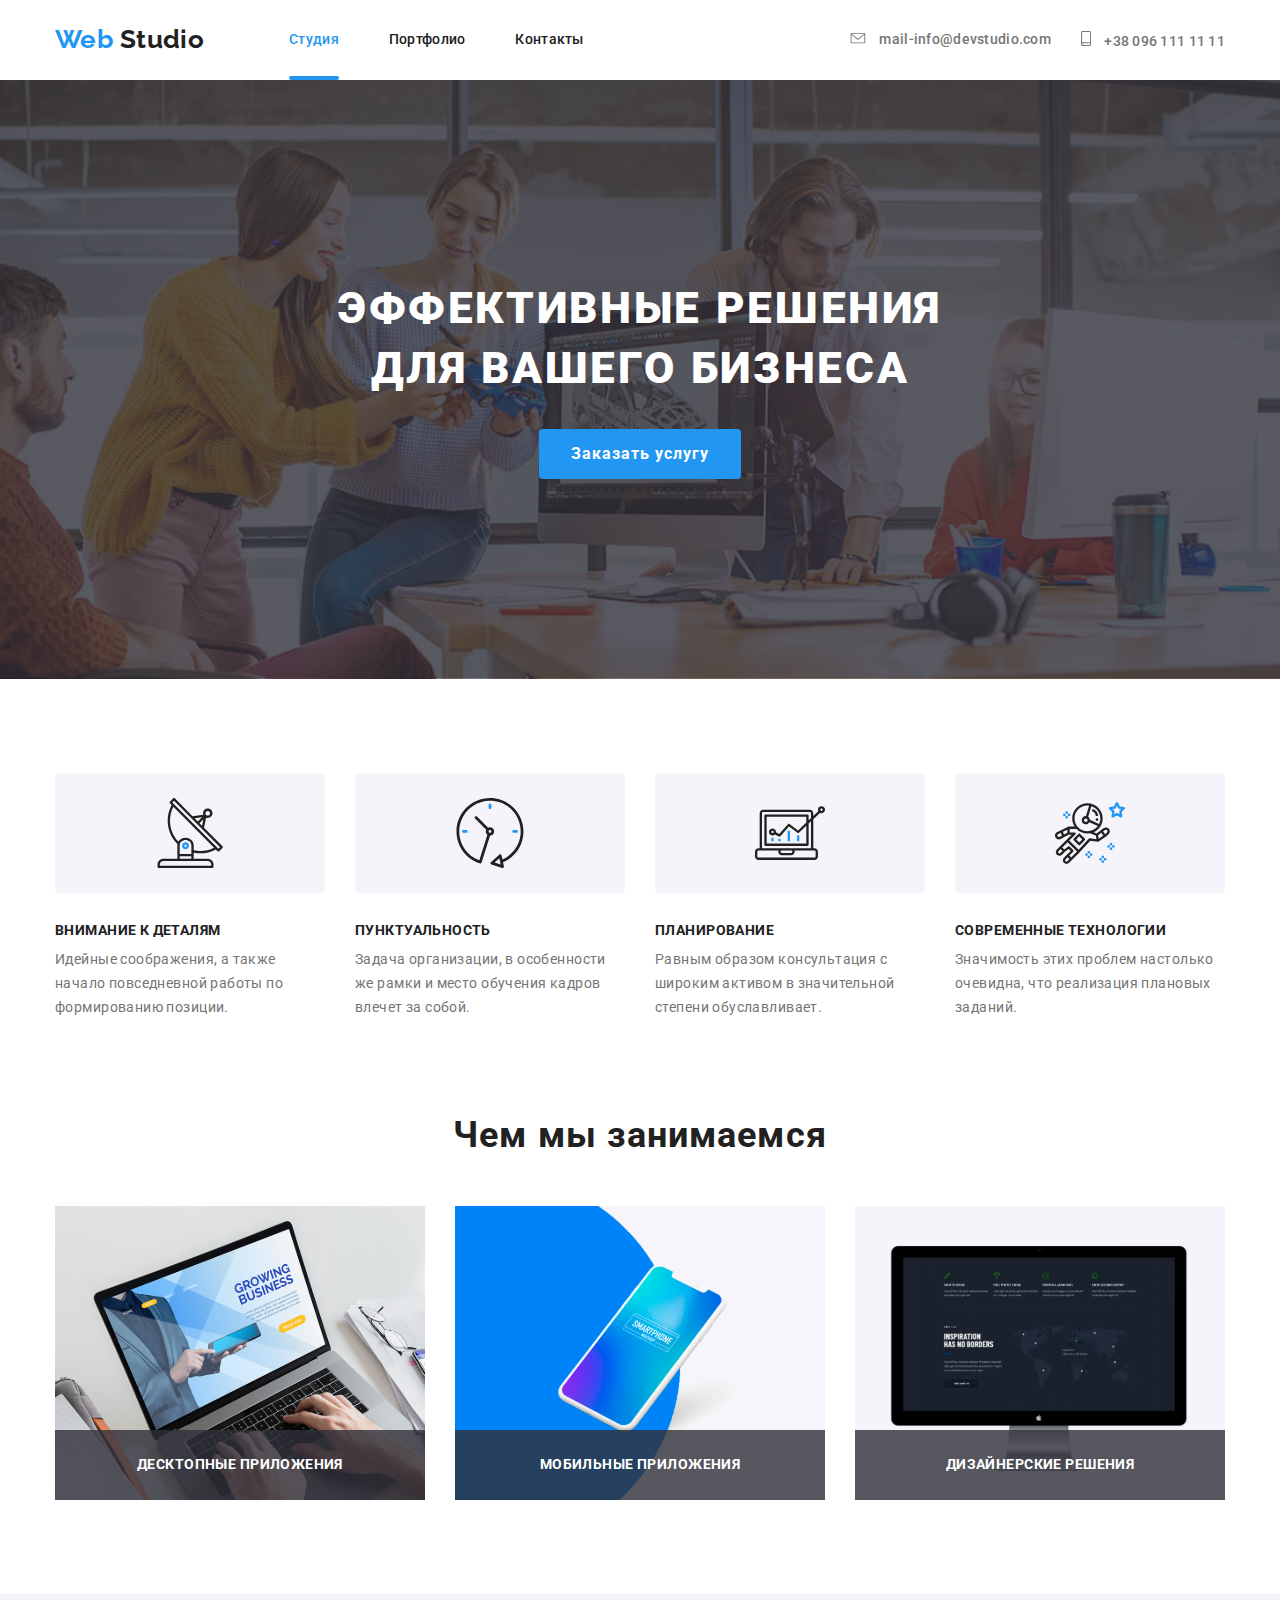
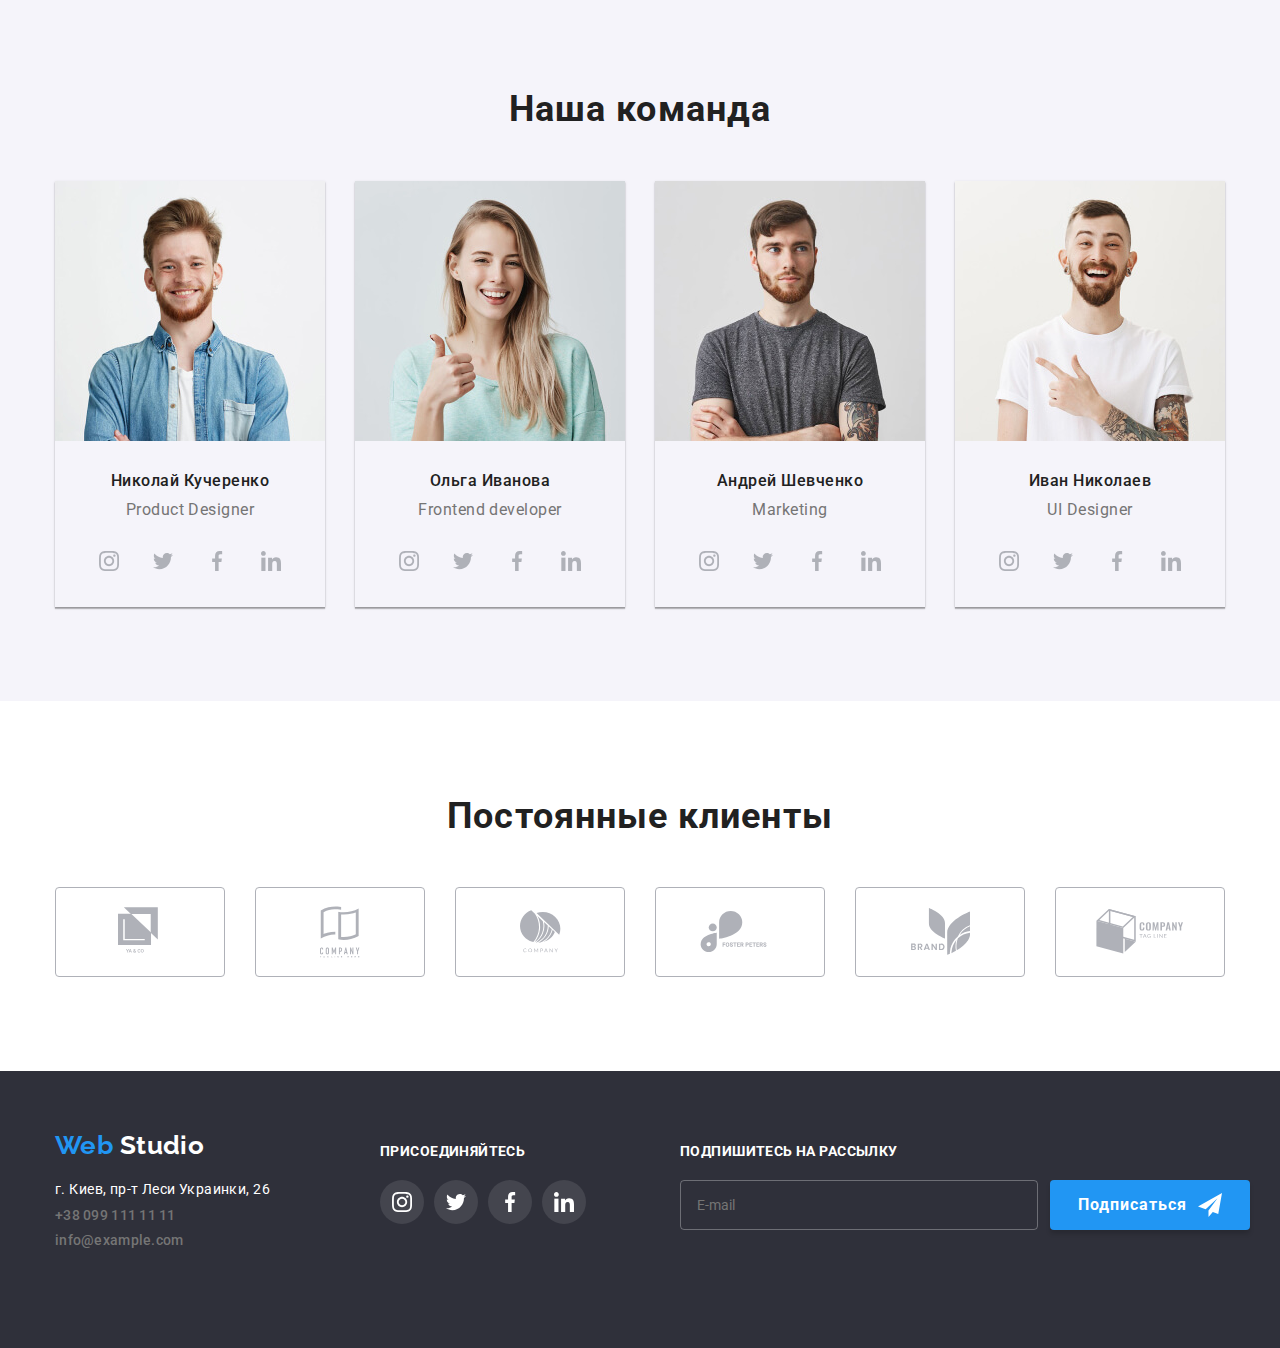
<file: index.html>
<!DOCTYPE html>
<html lang="ru">
  <head>
    <meta charset="UTF-8" />
    <meta name="viewport" content="width=device-width, initial-scale=1.0" />
    <title>homework5</title>
    <link
      href="https://fonts.googleapis.com/css2?family=Raleway:wght@700&family=Roboto:wght@400;500;700;900&display=swap"
      rel="stylesheet"
    />
    <link rel="stylesheet" href="./css/normalize.css" />
    <link rel="stylesheet" href="./css/styles.css" />
  </head>

  <body>
    <!-- shapka -->
    <!-- navigation -->
    <header class="header container">
      <nav class="nav">
        <a class="logo-header" href="./index.html" lang="en"
          ><span class="list-item-web">Web</span> Studio</a
        >
        <ul class="list-nav list">
          <li class="list-nav-item">
            <a class="list-nav-item-link current" href="">Студия</a>
          </li>
          <li class="list-nav-item">
            <a href="./portfolio.html" class="list-nav-item-link">Портфолио</a>
          </li>
          <li class="list-nav-item">
            <a href="" class="list-nav-item-link">Контакты</a>
          </li>
        </ul>
        <!-- contacts -->
        <address class="adress">
          <ul class="list-adress list">
            <li class="list-adress-item">
              <a class="list-adress-item-link" href="mailto:info@devstudio.com"
                ><svg class="link-svg">
                  <use
                    href="./pictures/sprite.svg#icon-envelopehoverheader"
                  ></use>
                </svg>
                mail-info@devstudio.com</a
              >
            </li>
            <li class="list-adress-item">
              <a class="list-adress-item-link" href="tel:+380961111111"
                ><svg class="link-svg phone">
                  <use
                    href="./pictures/sprite.svg#icon-smartphone-header"
                  ></use>
                </svg>
                +38 096 111 11 11</a
              >
            </li>
          </ul>
        </address>
      </nav>
    </header>
    <main>
      <!-- hero -->
      <section class="hero">
        <div class="container">
          <h1 class="hero-title">
            Эффективные решения<br />
            для вашего бизнеса
          </h1>
          <button data-modal-open type="button" class="btn-service">
            Заказать услугу
          </button>
        </div>
      </section>
      <!-- about us -->
      <section class="about-us section">
        <div class="container">
          <h2 hidden>о нас</h2>
          <ul class="list-about-us list">
            <li class="list-about-us-item">
              <div class="list-about-us-img">
                <svg class="list-about-us-img-ikon">
                  <use href="./pictures/sprite.svg#icon-attention"></use>
                </svg>
              </div>
              <h3 class="about-us-title">Внимание к деталям</h3>
              <p>
                Идейные соображения, а также начало повседневной работы по
                формированию позиции.
              </p>
            </li>
            <li class="list-about-us-item">
              <div class="list-about-us-img">
                <svg class="list-about-us-img-ikon">
                  <use href="./pictures/sprite.svg#icon-punctuality"></use>
                </svg>
              </div>
              <h3 class="about-us-title">Пунктуальность</h3>
              <p>
                Задача организации, в особенности же рамки и место обучения
                кадров влечет за собой.
              </p>
            </li>
            <li class="list-about-us-item">
              <div class="list-about-us-img">
                <svg class="list-about-us-img-ikon">
                  <use href="./pictures/sprite.svg#icon-planing"></use>
                </svg>
              </div>
              <h3 class="about-us-title">Планирование</h3>
              <p>
                Равным образом консультация с широким активом в значительной
                степени обуславливает.
              </p>
            </li>
            <li class="list-about-us-item">
              <div class="list-about-us-img">
                <svg class="list-about-us-img-ikon">
                  <use href="./pictures/sprite.svg#icon-nrw-technology"></use>
                </svg>
              </div>
              <h3 class="about-us-title">Современные технологии</h3>
              <p>
                Значимость этих проблем настолько очевидна, что реализация
                плановых заданий.
              </p>
            </li>
          </ul>
        </div>
      </section>
      <!-- what we do -->
      <section class="what-we-do section">
        <div class="container">
          <h2 class="main-head-style">
            Чем мы занимаемся
          </h2>
          <ul class="what-we-do-list list">
            <li class="what-we-do-list-item">
              <img
                src="./pictures/portfolio-9.svg"
                alt="декстопные приложения"
              />
              <h3 class="what-we-do-secondary-title">Десктопные приложения</h3>
            </li>
            <li class="what-we-do-list-item">
              <img
                src="./pictures/what-we-do2.svg"
                alt="мобильные приложения"
              />
              <h3 class="what-we-do-secondary-title">Мобильные приложения</h3>
            </li>
            <li class="what-we-do-list-item">
              <img
                src="./pictures/portfolio-6.svg"
                alt="дизайнерские решения"
              />
              <h3 class="what-we-do-secondary-title">Дизайнерские решения</h3>
            </li>
          </ul>
        </div>
      </section>
      <!-- our team -->
      <section class="our-team section">
        <div class="container">
          <h2 class="main-head-style">Наша команда</h2>
          <ul class="our-team-list list">
            <li class="our-team-list-item">
              <img
                src="./pictures/николай-кучеренко.jpg"
                alt="николай кучеренко"
              />
              <h3 class="our-team-secondary-title">Николай Кучеренко</h3>
              <p lang="en">Product Designer</p>
              <ul class="our-team-list-ikon list">
                <li class="our-team-list-ikon-item">
                  <a
                    class="our-team-list-ikon-item-link"
                    href="https://instagram.com"
                  >
                    <svg class="our-team-list-ikon-item-link-svg">
                      <use href="./pictures/sprite.svg#icon-insta"></use>
                    </svg>
                  </a>
                </li>
                <li class="our-team-list-ikon-item">
                  <a
                    class="our-team-list-ikon-item-link"
                    href="https://twitter.com"
                  >
                    <svg class="our-team-list-ikon-item-link-svg">
                      <use href="./pictures/sprite.svg#icon-twitter-1"></use>
                    </svg>
                  </a>
                </li>
                <li class="our-team-list-ikon-item">
                  <a
                    class="our-team-list-ikon-item-link"
                    href="https://facebook.com"
                  >
                    <svg class="our-team-list-ikon-item-link-svg">
                      <use href="./pictures/sprite.svg#icon-facebook-1"></use>
                    </svg>
                  </a>
                </li>
                <li class="our-team-list-ikon-item">
                  <a
                    class="our-team-list-ikon-item-link"
                    href="https://linkedin.com"
                  >
                    <svg class="our-team-list-ikon-item-link-svg">
                      <use href="./pictures/sprite.svg#icon-social-IN"></use>
                    </svg>
                  </a>
                </li>
              </ul>
            </li>
            <li class="our-team-list-item">
              <img src="./pictures/ольга-иванова.jpg" alt="Ольга Иванова" />
              <h3 class="our-team-secondary-title">Ольга Иванова</h3>
              <p lang="en">Frontend developer</p>
              <ul class="our-team-list-ikon list">
                <li class="our-team-list-ikon-item">
                  <a
                    class="our-team-list-ikon-item-link"
                    href="https://instagram.com"
                  >
                    <svg class="our-team-list-ikon-item-link-svg">
                      <use href="./pictures/sprite.svg#icon-insta"></use>
                    </svg>
                  </a>
                </li>
                <li class="our-team-list-ikon-item">
                  <a
                    class="our-team-list-ikon-item-link"
                    href="https://twitter.com"
                  >
                    <svg class="our-team-list-ikon-item-link-svg">
                      <use href="./pictures/sprite.svg#icon-twitter-1"></use>
                    </svg>
                  </a>
                </li>
                <li class="our-team-list-ikon-item">
                  <a
                    class="our-team-list-ikon-item-link"
                    href="https://facebook.com"
                  >
                    <svg class="our-team-list-ikon-item-link-svg">
                      <use href="./pictures/sprite.svg#icon-facebook-1"></use>
                    </svg>
                  </a>
                </li>
                <li class="our-team-list-ikon-item">
                  <a
                    class="our-team-list-ikon-item-link"
                    href="https://linkedin.com"
                  >
                    <svg class="our-team-list-ikon-item-link-svg">
                      <use href="./pictures/sprite.svg#icon-social-IN"></use>
                    </svg>
                  </a>
                </li>
              </ul>
            </li>
            <li class="our-team-list-item">
              <img src="./pictures/андрей-шевченко.jpg" alt="андрей шевченко" />
              <h3 class="our-team-secondary-title">Aндрей Шевченко</h3>
              <p lang="en">Marketing</p>
              <ul class="our-team-list-ikon list">
                <li class="our-team-list-ikon-item">
                  <a
                    class="our-team-list-ikon-item-link"
                    href="https://instagram.com"
                  >
                    <svg class="our-team-list-ikon-item-link-svg">
                      <use href="./pictures/sprite.svg#icon-insta"></use>
                    </svg>
                  </a>
                </li>
                <li class="our-team-list-ikon-item">
                  <a
                    class="our-team-list-ikon-item-link"
                    href="https://twitter.com"
                  >
                    <svg class="our-team-list-ikon-item-link-svg">
                      <use href="./pictures/sprite.svg#icon-twitter-1"></use>
                    </svg>
                  </a>
                </li>
                <li class="our-team-list-ikon-item">
                  <a
                    class="our-team-list-ikon-item-link"
                    href="https://facebook.com"
                  >
                    <svg class="our-team-list-ikon-item-link-svg">
                      <use href="./pictures/sprite.svg#icon-facebook-1"></use>
                    </svg>
                  </a>
                </li>
                <li class="our-team-list-ikon-item">
                  <a
                    class="our-team-list-ikon-item-link"
                    href="https://linkedin.com"
                  >
                    <svg class="our-team-list-ikon-item-link-svg">
                      <use href="./pictures/sprite.svg#icon-social-IN"></use>
                    </svg>
                  </a>
                </li>
              </ul>
            </li>

            <li class="our-team-list-item">
              <img src="./pictures/иван-николаев.jpg" alt="Иван Николаев" />
              <h3 class="our-team-secondary-title">Иван Николаев</h3>
              <p>UI Designer</p>
              <ul class="our-team-list-ikon list">
                <li class="our-team-list-ikon-item">
                  <a
                    class="our-team-list-ikon-item-link"
                    href="https://instagram.com"
                  >
                    <svg class="our-team-list-ikon-item-link-svg">
                      <use href="./pictures/sprite.svg#icon-insta"></use>
                    </svg>
                  </a>
                </li>
                <li class="our-team-list-ikon-item">
                  <a
                    class="our-team-list-ikon-item-link"
                    href="https://twitter.com"
                  >
                    <svg class="our-team-list-ikon-item-link-svg">
                      <use href="./pictures/sprite.svg#icon-twitter-1"></use>
                    </svg>
                  </a>
                </li>
                <li class="our-team-list-ikon-item">
                  <a
                    class="our-team-list-ikon-item-link"
                    href="https://facebook.com"
                  >
                    <svg class="our-team-list-ikon-item-link-svg">
                      <use href="./pictures/sprite.svg#icon-facebook-1"></use>
                    </svg>
                  </a>
                </li>
                <li class="our-team-list-ikon-item">
                  <a
                    class="our-team-list-ikon-item-link"
                    href="https://linkedin.com"
                  >
                    <svg class="our-team-list-ikon-item-link-svg">
                      <use href="./pictures/sprite.svg#icon-social-IN"></use>
                    </svg>
                  </a>
                </li>
              </ul>
            </li>
          </ul>
        </div>
      </section>
      <!-- regular customers -->
      <section class="regular customers section">
        <div class="container">
          <h2 class="main-head-style">
            Постоянные клиенты
          </h2>
          <ul class="regular-customers-list list">
            <li class="regular-customers-list-item">
              <a class="regular-customers-list-item-link" href="#"
                ><svg
                  width="44px"
                  height="49px"
                  class="regular-customers-list-item-svg"
                >
                  <use href="./pictures/sprite.svg#icon-logo-one"></use></svg
              ></a>
            </li>
            <li class="regular-customers-list-item">
              <a class="regular-customers-list-item-link" href="#"
                ><svg
                  class="regular-customers-list-item-svg"
                  width="40px"
                  height="52px"
                >
                  <use href="./pictures/sprite.svg#icon-logo-two"></use></svg
              ></a>
            </li>
            <li class="regular-customers-list-item">
              <a class="regular-customers-list-item-link" href="#"
                ><svg
                  width="41px"
                  height="43px"
                  class="regular-customers-list-item-svg"
                >
                  <use href="./pictures/sprite.svg#icon-logo-three"></use></svg
              ></a>
            </li>
            <li class="regular-customers-list-item">
              <a class="regular-customers-list-item-link" href="#"
                ><svg
                  width="80px"
                  height="42px"
                  class="regular-customers-list-item-svg"
                >
                  <use href="./pictures/sprite.svg#icon-logo-four"></use></svg
              ></a>
            </li>
            <li class="regular-customers-list-item">
              <a class="regular-customers-list-item-link" href="#"
                ><svg
                  width="59px"
                  height="47px"
                  class="regular-customers-list-item-svg"
                >
                  <use href="./pictures/sprite.svg#icon-logo-five"></use></svg
              ></a>
            </li>
            <li class="regular-customers-list-item">
              <a class="regular-customers-list-item-link" href="#"
                ><svg
                  width="88px"
                  height="45px"
                  class="regular-customers-list-item-svg"
                >
                  <use href="./pictures/sprite.svg#icon-logo-six"></use></svg
              ></a>
            </li>
          </ul>
        </div>
      </section>
    </main>
    <!-- footer -->
    <footer class="footer">
      <div class="container flex-container">
        <div class="contacts">
          <a class="logo-footer" href="./index.html" lang="en"
            ><span class="list-item-web">Web</span> Studio</a
          >
          <address class="address">
            <ul class="address-list list">
              <li class="location address-list-item">
                г. Киев, пр-т Леси Украинки, 26
              </li>
              <li class="address-list-item">
                <a class="list-adress-item-link" href="tel:+380991111111"
                  >+38 099 111 11 11</a
                >
              </li>
              <li class="address-list-item">
                <a
                  class="list-adress-item-link"
                  href="mailto:info@example.com"
                  lang="en"
                >
                  info@example.com</a
                >
              </li>
            </ul>
          </address>
        </div>
        <div class="join">
          <b class="join-in head-style">Присоединяйтесь</b>
          <ul class="our-team-list-ikon list">
            <li class="our-team-list-ikon-item">
              <a
                class="our-team-list-ikon-item-link our-team-list-ikon-item-link-footer"
                href="https://instagram.com"
              >
                <svg class="our-team-list-ikon-item-link-svg-footer">
                  <use href="./pictures/sprite.svg#icon-insta"></use>
                </svg>
              </a>
            </li>
            <li class="our-team-list-ikon-item">
              <a
                class="our-team-list-ikon-item-link our-team-list-ikon-item-link-footer"
                href="https://twitter.com"
              >
                <svg class="our-team-list-ikon-item-link-svg-footer">
                  <use href="./pictures/sprite.svg#icon-twitter-1"></use>
                </svg>
              </a>
            </li>
            <li class="our-team-list-ikon-item">
              <a
                class="our-team-list-ikon-item-link our-team-list-ikon-item-link-footer"
                href="https://facebook.com"
              >
                <svg class="our-team-list-ikon-item-link-svg-footer">
                  <use href="./pictures/sprite.svg#icon-facebook-1"></use>
                </svg>
              </a>
            </li>
            <li class="our-team-list-ikon-item">
              <a
                class="our-team-list-ikon-item-link our-team-list-ikon-item-link-footer"
                href="https://linkedin.com"
              >
                <svg class="our-team-list-ikon-item-link-svg-footer">
                  <use href="./pictures/sprite.svg#icon-social-IN"></use>
                </svg>
              </a>
            </li>
          </ul>
        </div>
        <div class="subscribe-main">
          <b class="subscribe head-style">Подпишитесь на рассылку</b>
          <form action="#" class="form-footer">
            <input type="email" class="input-footer" placeholder="E-mail" />
            <button type="submit" class="btn-footer">
              Подписаться
              <svg class="mail-btn-svg-footer" width="24" height="24">
                <use href="./pictures/sprite.svg#icon-icon-send"></use>
              </svg>
            </button>
          </form>
        </div>
      </div>
    </footer>
    <div data-modal class="backdrop is-hidden">
      <div class="modal">
        <button data-modal-close class="btn-close">
          <svg class="btn-modal-close-svg" width="18" height="18">
            <use href="./pictures/sprite.svg#icon-close-black"></use>
          </svg>
        </button>
        <form action="#" class="form">
          <h2 class="modal-title">
            Оставьте свои данные, мы вам перезвоним
          </h2>
          <div class="modal-wrapper">
            <input
              type="text"
              name="user-name"
              id="user-modal-name"
              class="modal-input"
              placeholder=" "
            />
            <label for="user-modal-name" class="modal-label">Имя</label>
            <svg class="form-icon" width="12" height="12">
              <use href="./pictures/sprite.svg#icon-modal-1"></use>
            </svg>
          </div>
          <div class="modal-wrapper">
            <input
              type="tel"
              name="user-tel"
              id="user-modal-tel"
              class="modal-input"
              placeholder=" "
            />
            <label for="user-modal-tel" class="modal-label">Телефон</label>
            <svg class="form-icon" width="12" height="12">
              <use href="./pictures/sprite.svg#icon-modal-2"></use>
            </svg>
          </div>
          <div class="modal-wrapper">
            <input
              type="email"
              name="user-email"
              id="user-modal-email"
              class="modal-input"
              placeholder=" "
            />
            <label for="user-modal-email" class="modal-label">Почта</label>
            <svg class="form-icon" width="12" height="12">
              <use href="./pictures/sprite.svg#icon-modal-3"></use>
            </svg>
          </div>
          <div class="modal-textarea-wrapper">
            <textarea
              class="modal-textarea"
              name="modal-textarea"
              placeholder="Коментарий"
            ></textarea>
          </div>
          <label class="modal-policy">
            <input
              type="checkbox"
              name="policy"
              value="accept-policy"
              class="modal-checkbox"
            />
            <span class="modal-checkbox-custom"></span>
            <span class="modal-policy-span"
              >Соглашаюсь с рассылкой и принимаю
              <a href="">Условия договора</a></span
            >
          </label>
          <button type="submit" class="btn-modal-submit">
            Отправить
          </button>
        </form>
      </div>
    </div>
    <script src="./js/modal.js"></script>
  </body>
</html>
</file>
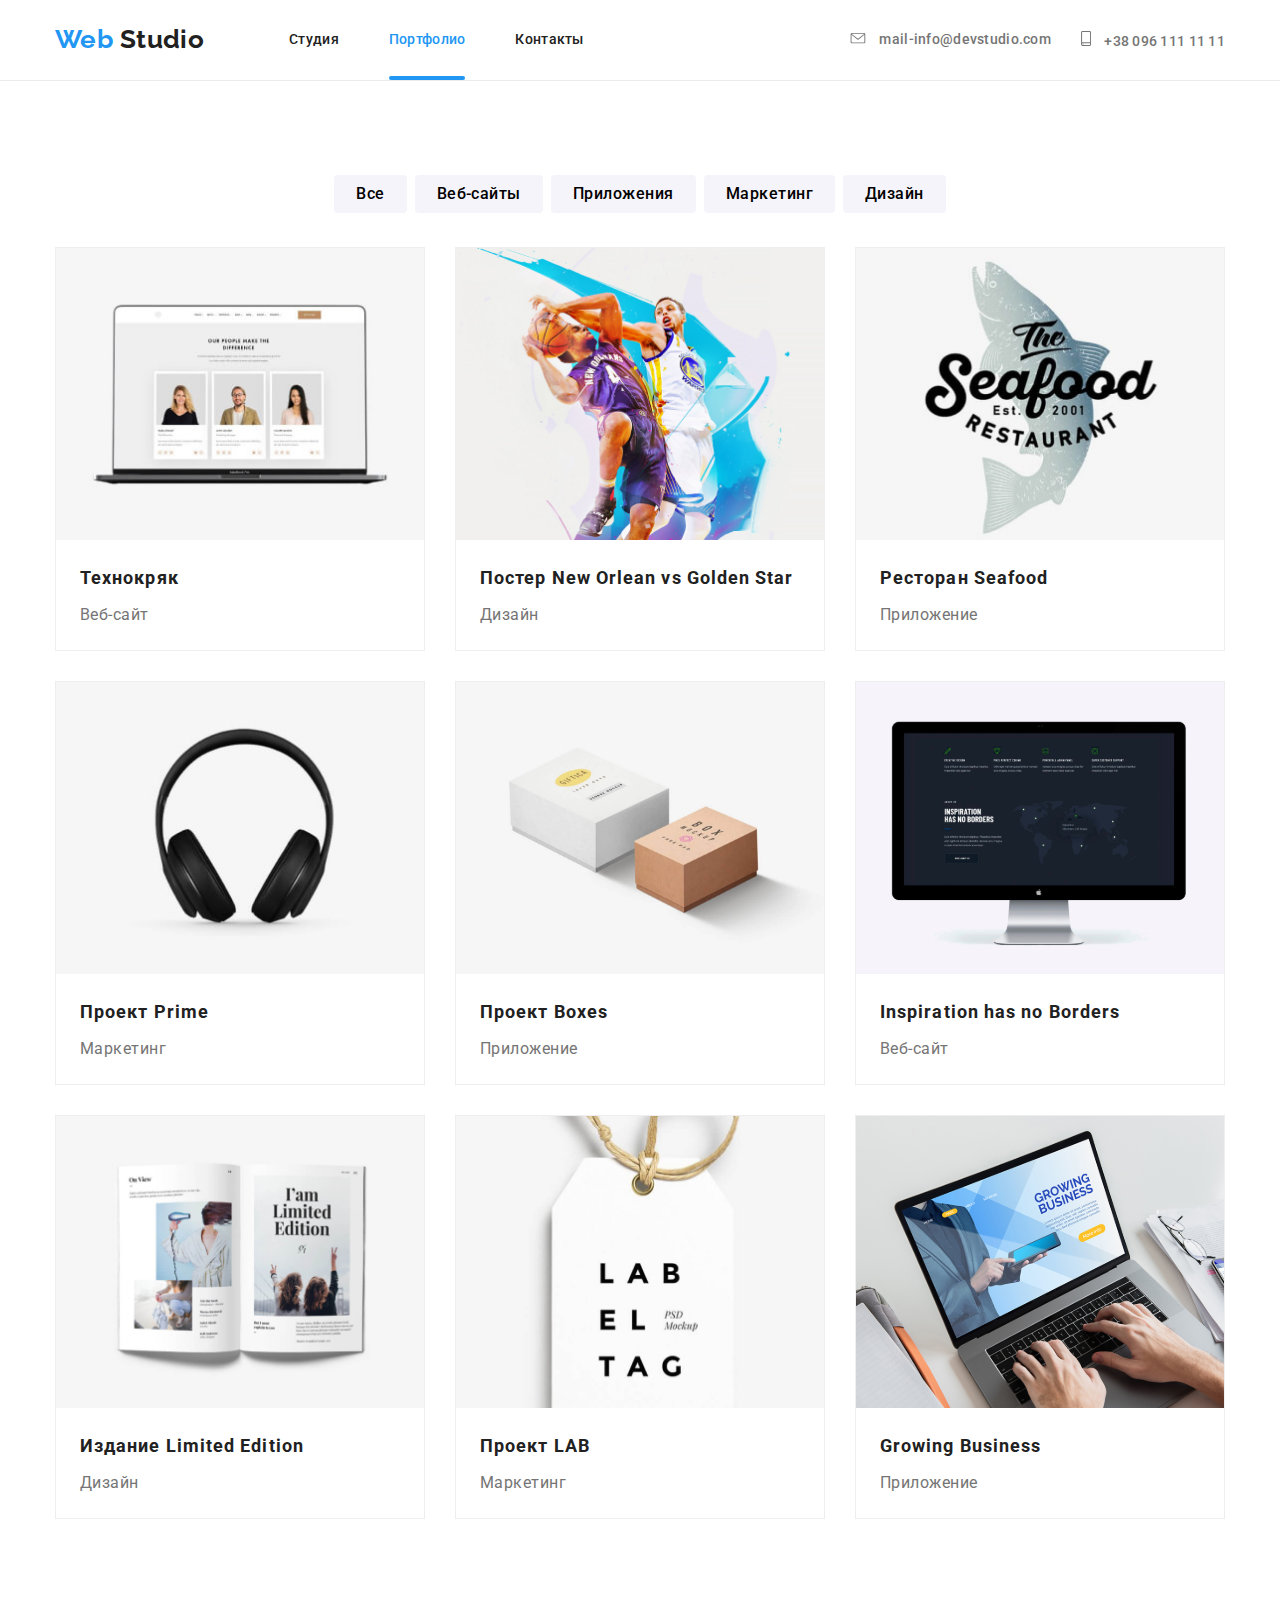
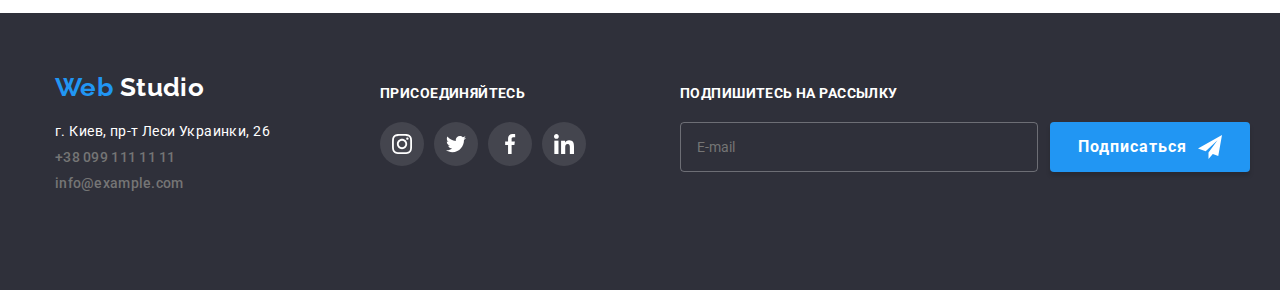
<file: portfolio.html>
<!DOCTYPE html>
<html lang="ru">
  <head>
    <meta charset="UTF-8" />
    <meta name="viewport" content="width=device-width, initial-scale=1.0" />
    <title>homework-portfolio5</title>
    <link
      href="https://fonts.googleapis.com/css2?family=Raleway:wght@700&family=Roboto:wght@400;500;700;900&display=swap"
      rel="stylesheet"
    />
    <link rel="stylesheet" href="./css/normalize.css" />
    <link rel="stylesheet" href="./css/styles.css" />
  </head>
  <body>
    <!-- header -->
    <header class="header container">
      <nav class="nav">
        <a class="logo-header" href="./index.html" lang="en"
          ><span class="list-item-web">Web</span> Studio</a
        >
        <ul class="list-nav list">
          <li class="list-nav-item">
            <a class="list-nav-item-link" href="./index.html">Студия</a>
          </li>
          <li class="list-nav-item">
            <a href="./portfolio.html" class="list-nav-item-link current"
              >Портфолио</a
            >
          </li>
          <li class="list-nav-item">
            <a href="" class="list-nav-item-link">Контакты</a>
          </li>
        </ul>
        <!-- contacts -->
        <address class="adress">
          <ul class="list-adress list">
            <li class="list-adress-item">
              <a class="list-adress-item-link" href="mailto:info@devstudio.com"
                ><svg class="link-svg">
                  <use
                    href="./pictures/sprite.svg#icon-envelopehoverheader"
                  ></use>
                </svg>
                mail-info@devstudio.com</a
              >
            </li>
            <li class="list-adress-item">
              <a class="list-adress-item-link" href="tel:+380961111111"
                ><svg class="link-svg phone">
                  <use
                    href="./pictures/sprite.svg#icon-smartphone-header"
                  ></use>
                </svg>
                +38 096 111 11 11</a
              >
            </li>
          </ul>
        </address>
      </nav>
    </header>
    <!-- main section -->
    <h1 hidden>наши работы</h1>
    <section class="our-works">
      <!-- filter list -->
      <div class="section container">
        <div class="filter">
          <ul class="filter-list-btns list">
            <li class="filter-list-btns-item">
              <button class="filter-btns-item" type="button">Все</button>
            </li>
            <li class="filter-list-btns-item">
              <button class="filter-btns-item" type="button">
                Веб-сайты
              </button>
            </li>
            <li class="filter-list-btns-item">
              <button class="filter-btns-item" type="button">
                Приложения
              </button>
            </li>
            <li class="filter-list-btns-item">
              <button class="filter-btns-item" type="button">
                Маркетинг
              </button>
            </li>
            <li class="filter-list-btns-item">
              <button class="filter-btns-item" type="button">Дизайн</button>
            </li>
          </ul>
        </div>
        <!-- our projects -->
        <ul class="our-projects list">
          <li class="our-projects-list-item">
            <a href="" class="techno-link"
              ><div class="portfolio-wrapper">
                <img
                  src="./pictures/portfolio-1.jpg"
                  alt="технокряк"
                  class="techno-img"
                />
                <p class="techno overlay">
                  Технокряк это современная площадка распространения
                  коронавируса. Компании используют эту платформу для цифрового
                  шпионажа и атак на защищённые сервера конкурентов.
                </p>
              </div>
              <div class="techno-crack">
                <h2 class="title-techno">Технокряк</h2>
                <p class="category">Веб-сайт</p>
              </div>
            </a>
          </li>
          <li class="our-projects-list-item">
            <a href="" class="techno-link">
              <div class="portfolio-wrapper">
                <img
                  src="./pictures/portfolio-2.jpg"
                  alt="технокряк"
                  class="techno-img"
                />
                <p class="techno overlay">
                  Технокряк это современная площадка распространения
                  коронавируса. Компании используют эту платформу для цифрового
                  шпионажа и атак на защищённые сервера конкурентов.
                </p>
              </div>
              <div class="techno-crack">
                <h2 class="title-techno">Постер New Orlean vs Golden Star</h2>
                <p class="category">Дизайн</p>
              </div>
            </a>
          </li>
          <li class="our-projects-list-item">
            <a href="" class="techno-link">
              <div class="portfolio-wrapper">
                <img
                  src="./pictures/portfolio-3.jpg"
                  alt="технокряк"
                  class="techno-img"
                />
                <p class="techno overlay">
                  Технокряк это современная площадка распространения
                  коронавируса. Компании используют эту платформу для цифрового
                  шпионажа и атак на защищённые сервера конкурентов.
                </p>
              </div>
              <div class="techno-crack">
                <h2 class="title-techno">Ресторан Seafood</h2>
                <p class="category">Приложение</p>
              </div>
            </a>
          </li>
          <li class="our-projects-list-item">
            <a href="" class="techno-link">
              <div class="portfolio-wrapper">
                <img
                  src="./pictures/portfolio-4.jpg"
                  alt="технокряк"
                  class="techno-img"
                />
                <p class="techno overlay">
                  Технокряк это современная площадка распространения
                  коронавируса. Компании используют эту платформу для цифрового
                  шпионажа и атак на защищённые сервера конкурентов.
                </p>
              </div>
              <div class="techno-crack">
                <h2 class="title-techno">Проект Prime</h2>
                <p class="category">Маркетинг</p>
              </div>
            </a>
          </li>
          <li class="our-projects-list-item">
            <a href="" class="techno-link">
              <div class="portfolio-wrapper">
                <img
                  src="./pictures/portfolio-5.svg"
                  alt="технокряк"
                  class="techno-img"
                />
                <p class="techno overlay">
                  Технокряк это современная площадка распространения
                  коронавируса. Компании используют эту платформу для цифрового
                  шпионажа и атак на защищённые сервера конкурентов.
                </p>
              </div>
              <div class="techno-crack">
                <h2 class="title-techno">Проект Boxes</h2>
                <p class="category">Приложение</p>
              </div>
            </a>
          </li>
          <li class="our-projects-list-item">
            <a href="" class="techno-link">
              <div class="portfolio-wrapper">
                <img
                  src="./pictures/portfolio-6.svg"
                  alt="технокряк"
                  class="techno-img"
                />
                <p class="techno overlay">
                  Технокряк это современная площадка распространения
                  коронавируса. Компании используют эту платформу для цифрового
                  шпионажа и атак на защищённые сервера конкурентов.
                </p>
              </div>
              <div class="techno-crack">
                <h2 class="title-techno">Inspiration has no Borders</h2>
                <p class="category">Веб-сайт</p>
              </div>
            </a>
          </li>
          <li class="our-projects-list-item">
            <a href="" class="techno-link">
              <div class="portfolio-wrapper">
                <img
                  src="./pictures/portfolio-7.jpg"
                  alt="технокряк"
                  class="techno-img"
                />
                <p class="techno overlay">
                  Технокряк это современная площадка распространения
                  коронавируса. Компании используют эту платформу для цифрового
                  шпионажа и атак на защищённые сервера конкурентов.
                </p>
              </div>
              <div class="techno-crack">
                <h2 class="title-techno">Издание Limited Edition</h2>
                <p class="category">Дизайн</p>
              </div>
            </a>
          </li>
          <li class="our-projects-list-item">
            <a href="" class="techno-link">
              <div class="portfolio-wrapper">
                <img
                  src="./pictures/portfolio-8.jpg"
                  alt="технокряк"
                  class="techno-img"
                />
                <p class="techno overlay">
                  Технокряк это современная площадка распространения
                  коронавируса. Компании используют эту платформу для цифрового
                  шпионажа и атак на защищённые сервера конкурентов.
                </p>
              </div>
              <div class="techno-crack">
                <h2 class="title-techno">Проект LAB</h2>
                <p class="category">Маркетинг</p>
              </div>
            </a>
          </li>
          <li class="our-projects-list-item">
            <a href="" class="techno-link">
              <div class="portfolio-wrapper">
                <img
                  src="./pictures/portfolio-9.svg"
                  alt="технокряк"
                  class="techno-img"
                />
                <p class="techno overlay">
                  Технокряк это современная площадка распространения
                  коронавируса. Компании используют эту платформу для цифрового
                  шпионажа и атак на защищённые сервера конкурентов.
                </p>
              </div>
              <div class="techno-crack">
                <h2 class="title-techno">Growing Business</h2>
                <p class="category">Приложение</p>
              </div>
            </a>
          </li>
        </ul>
      </div>
    </section>
    <!-- footer -->
    <footer class="footer">
      <div class="container flex-container">
        <div class="contacts">
          <a class="logo-footer" href="./index.html" lang="en"
            ><span class="list-item-web">Web</span> Studio</a
          >
          <address class="address">
            <ul class="address-list list">
              <li class="location address-list-item">
                г. Киев, пр-т Леси Украинки, 26
              </li>
              <li class="address-list-item">
                <a class="list-adress-item-link" href="tel:+380991111111"
                  >+38 099 111 11 11</a
                >
              </li>
              <li class="address-list-item">
                <a
                  class="list-adress-item-link"
                  href="mailto:info@example.com"
                  lang="en"
                >
                  info@example.com</a
                >
              </li>
            </ul>
          </address>
        </div>
        <div class="join">
          <b class="join-in head-style">Присоединяйтесь</b>
          <ul class="our-team-list-ikon list">
            <li class="our-team-list-ikon-item">
              <a
                class="our-team-list-ikon-item-link our-team-list-ikon-item-link-footer"
                href="https://instagram.com"
              >
                <svg class="our-team-list-ikon-item-link-svg-footer">
                  <use href="./pictures/sprite.svg#icon-insta"></use>
                </svg>
              </a>
            </li>
            <li class="our-team-list-ikon-item">
              <a
                class="our-team-list-ikon-item-link our-team-list-ikon-item-link-footer"
                href="https://twitter.com"
              >
                <svg class="our-team-list-ikon-item-link-svg-footer">
                  <use href="./pictures/sprite.svg#icon-twitter-1"></use>
                </svg>
              </a>
            </li>
            <li class="our-team-list-ikon-item">
              <a
                class="our-team-list-ikon-item-link our-team-list-ikon-item-link-footer"
                href="https://facebook.com"
              >
                <svg class="our-team-list-ikon-item-link-svg-footer">
                  <use href="./pictures/sprite.svg#icon-facebook-1"></use>
                </svg>
              </a>
            </li>
            <li class="our-team-list-ikon-item">
              <a
                class="our-team-list-ikon-item-link our-team-list-ikon-item-link-footer"
                href="https://linkedin.com"
              >
                <svg class="our-team-list-ikon-item-link-svg-footer">
                  <use href="./pictures/sprite.svg#icon-social-IN"></use>
                </svg>
              </a>
            </li>
          </ul>
        </div>
        <div class="subscribe-main">
          <b class="subscribe head-style">Подпишитесь на рассылку</b>
          <form action="#" class="form-footer">
            <input type="email" class="input-footer" placeholder="E-mail" />
            <button type="submit" class="btn-footer">
              Подписаться
              <svg class="mail-btn-svg-footer" width="24" height="24">
                <use href="./pictures/sprite.svg#icon-icon-send"></use>
              </svg>
            </button>
          </form>
        </div>
      </div>
    </footer>
  </body>
</html>
</file>
<file: css/styles.css>
/* fonts: Raleway bold,Roboto bold,medium,regular,black */
/* main font-Roboto bold ,
secondary font Roboto regular ,third font Roboto,
Roboto medium*/
/* bcg-color #ffffff 
bcg-icon-color #F5F4FA
footer-color #2F303A
accent-color #2196F3 
main-title-font-color #212121
secondary-title-font-color #fffff--f
text-color #757575*/
/* стили веб-студия */
html {
  box-sizing: border-box;
}
*,
*::before,
*::after {
  box-sizing: inherit;
}
.list {
  padding: 0;
  margin: 0;
  list-style: none;
}
body,
p,
h1,
h2,
h3,
b {
  margin: 0;
}
img {
  max-width: 100%;
  display: block;
}
body {
  font-family: roboto;
  font-weight: 700;
  font-size: 14px;
  letter-spacing: 0.03em;
  background-color: #ffffff;
  color: var(--main-title-font-color);
  text-decoration: none;
}
:root {
  --bcg-icon-color: #f5f4fa;
  --accent-color: #2196f3;
  --main-title-font-color: #212121;
  --secondary-title-font-color: #ffffff;
  --text-color: #757575;
  --main-font: "Roboto", sans-serif;
  --secondary-font: "Roboto" .sans-serif;
  --transition-timing-function: cubic-bezier(0.4, 0, 0.2, 1);
}
.container {
  width: 1200px;
  padding-left: 15px;
  padding-right: 15px;
  margin-left: auto;
  margin-right: auto;
}
.section {
  padding-top: 94px;
  padding-bottom: 94px;
}
.main-head-style {
  margin-bottom: 50px;
  text-align: center;
  font-style: normal;
  font-weight: bold;
  font-size: 36px;
  line-height: 1.17;
  letter-spacing: 0.03em;
  color: var(--main-title-font-color);
}
.head-style {
  font-style: normal;
  font-weight: bold;
  font-size: 14px;
  line-height: 1.14;
  letter-spacing: 0.03em;
  text-transform: uppercase;
  color: #fff;
}
nav {
  display: flex;
  align-items: center;
}
a {
  text-decoration: inherit;
}
/* shapka */
.logo-header {
  font-family: Raleway;
  font-style: normal;
  font-weight: 700;
  font-size: 26px;
  color: var(--main-title-font-color);
  margin-right: 85px;
  padding-top: 24px;
  padding-bottom: 25px;
}
.logo-header span,
.logo-footer span {
  color: var(--accent-color);
}
.list-nav-item-link {
  display: block;
  transition: color 250ms var(--transition-timing-function);
  padding-top: 32px;
  padding-bottom: 32px;
  font-style: normal;
  font-weight: 500;
  font-size: 14px;
  line-height: 1.14;
  letter-spacing: 0.02em;
  color: var(--main-title-font-color);
}
/* .list-nav-item-link::after {
  position: absolute;
  transition: 250ms var(--transition-timing-function);
  transform: scale(0);
  left: 0;
  bottom: 0;
  content: "";
  display: block;
  width: 100%;
  height: 4px;
  border-radius: 2px;
} */
.list-nav-item-link:hover::after {
  content: "";
  background-color: var(--accent-color);
  transform: scale(1);
}
.list-nav-item .current {
  color: var(--accent-color);
  position: relative;
  display: block;
}
.current::after {
  content: "";
  position: absolute;
  display: block;
  left: 0;
  bottom: 0;
  width: 100%;
  height: 4px;
  border-radius: 2px;
  background-color: var(--accent-color);
}
/* .list-nav-item-link .current {
  color: var(--accent-color);
} */
/* .list-nav .current {
  position: relative;
  color: var(--accent-color);
}
.list-nav .current::after {
  content: "";
  position: absolute;
  bottom: 0;
  left: 0;
  width: 100%;
  height: 4px;
  border-radius: 2px;
  background-color: var(--accent-color);
} */
.list-nav a:hover,
.list-nav a:focus {
  color: var(--accent-color);
}
.list-nav {
  display: flex;
}
.list-nav-item:not(:last-child) {
  margin-right: 50px;
}
/* contacts */

.adress {
  margin-left: auto;
}
.list-adress {
  display: flex;
}
.list-adress-item {
  display: flex;
  align-items: center;
}
.list-adress-item + .list-adress-item {
  margin-left: 30px;
}
.list-adress-item-link {
  transition: 250ms var(--transition-timing-function);
  font-style: normal;
  font-weight: 500;
  font-size: 14px;
  line-height: 1.14;
  letter-spacing: 0.02em;
  color: var(--text-color);
}
.list-adress-item-link:hover,
.list-adress-item-link:focus {
  color: var(--accent-color);
}

.list-adress-item-link:hover svg,
.list-adress-item-link:focus svg {
  fill: var(--accent-color);
}

.link-svg {
  width: 16px;
  height: 11px;
  margin-right: 10px;
  fill: var(--text-color);
  text-align: center;
}
.phone {
  width: 10px;
  height: 15px;
  margin-right: 10px;
}
/* hero */
.hero {
  margin: auto;
  max-width: 1600px;
  text-align: center;
  padding-top: 199px;
  padding-bottom: 200px;
  background-image: linear-gradient(
      to right,
      rgba(47, 48, 58, 0.8),
      rgba(47, 48, 58, 0.8)
    ),
    url(../pictures/Header.jpg);
  background-repeat: no-repeat;
  background-position: center;
  background-size: cover;
  text-align: center;
  background-color: var(--primary-text-color);
}
.hero-title {
  margin-bottom: 30px;
  font-style: normal;
  font-weight: 900;
  font-size: 44px;
  line-height: 1.36;
  letter-spacing: 0.06em;
  text-transform: uppercase;
  color: var(--secondary-title-font-color);
}
.btn-service {
  padding: 10px 32px;
  border-radius: 4px;
  border: none;
  font-style: normal;
  font-weight: bold;
  font-size: 16px;
  line-height: 1.87;
  letter-spacing: 0.06em;
  color: var(--secondary-title-font-color);
  background-color: var(--accent-color);
  cursor: pointer;
}
/* about us */
.list-about-us {
  display: flex;
}
.list-about-us-item:not(:last-child) {
  margin-right: 30px;
}
.list-about-us-img {
  width: 270px;
  height: 120px;
  padding: 25px 100px;
  background: #f5f4fa;
  border-radius: 4px;
  margin-bottom: 30px;
}
.list-about-us-img-ikon {
  display: inline-flex;
  align-items: center;
  justify-items: center;
  width: 70px;
  height: 70px;
}
.about-us-title {
  margin-bottom: 10px;
  font-style: normal;
  font-weight: bold;
  font-size: 14px;
  line-height: 1.14;
  letter-spacing: 0.03em;
  color: var(--main-title-font-color);
  text-transform: uppercase;
}
.list-about-us p {
  font-style: normal;
  font-weight: normal;
  font-size: 14px;
  line-height: 1.71;
  letter-spacing: 0.03em;
  color: var(--text-color);
}
.list-about-us li {
  width: 270px;
}

/* what we do */
.what-we-do {
  padding-top: 0;
}
.what-we-do-list {
  display: flex;
}
.what-we-do-secondary-title {
  display: block;
  position: absolute;
  left: 0;
  bottom: 0;
  width: 370px;
  padding: 27px;
  width: 100%;
  text-align: center;
  font-weight: bold;
  font-size: 14px;
  line-height: 1.14;
  letter-spacing: 0.03em;
  color: var(--secondary-title-font-color);
  background: rgba(47, 48, 58, 0.8);
  text-transform: uppercase;
}
.what-we-do-list-item {
  position: relative;
  width: 370px;
}
.what-we-do-list-item:not(:last-child) {
  margin-right: 30px;
}
/* our team */
.our-team {
  background: #f5f4fa;
}
.our-team-list {
  display: flex;
  align-items: center;
}
.our-team-list-item:not(:last-child) {
  margin-right: 30px;
}

.our-team-secondary-title {
  margin-top: 30px;
  margin-bottom: 10px;
  font-style: normal;
  font-weight: 500;
  font-size: 16px;
  line-height: 1.19;
  letter-spacing: 0.03em;
  text-align: center;
  color: var(--main-title-font-color);
}
.our-team p {
  margin-bottom: 16px;
  font-style: normal;
  font-weight: normal;
  font-size: 16px;
  line-height: 1.19;
  letter-spacing: 0.03em;
  text-align: center;
  color: var(--text-color);
}
.our-team-list > li {
  width: 270px;
  box-shadow: 0px 2px 1px rgba(0, 0, 0, 0.2), 0px 1px 1px rgba(0, 0, 0, 0.14),
    0px 1px 3px rgba(0, 0, 0, 0.12);
}
.our-team-list-ikon {
  display: flex;
  align-items: center;
  justify-content: center;
  padding-bottom: 24px;
}
.our-team-list-ikon-item-link {
  display: block;
  display: flex;
  align-items: center;
  justify-content: center;
  width: 44px;
  height: 44px;
  border-radius: 50%;
  transition: background-color 250ms var(--transition-timing-function);
}
.our-team-list-ikon-item-link:hover,
.our-team-list-ikon-item-link:focus {
  background-color: var(--accent-color);
}
.our-team-list-ikon-item-link:hover svg,
.our-team-list-ikon-item-link:focus svg {
  fill: var(--secondary-title-font-color);
}
.our-team-list-ikon-item-link-svg {
  width: 20px;
  height: 20px;
  fill: #afb1b8;
  transition: fill 250ms var(--transition-timing-function);
}
.our-team-list-ikon-item-link-svg:hover,
.our-team-list-ikon-item-link-svg:focus {
  fill: #ffffff;
}
.our-team-list-ikon-item:not(:last-child) {
  margin-right: 10px;
}
.our-projects-list-item {
  border: 1px solid #eeeeee;
}
.our-projects-list-item:hover {
  box-shadow: 1px 4px 6px rgba(0, 0, 0, 0.16), 0px 4px 4px rgba(0, 0, 0, 0.06),
    0px 1px 1px rgba(0, 0, 0, 0.12);
}
/* regular customers */
.regular-customers {
  font-style: normal;
  font-weight: bold;
  font-size: 36px;
  line-height: 1.17;
  letter-spacing: 0.03em;
  color: var(--main-title-font-color);
}
.regular-customers-list {
  display: flex;
}
.regular-customers-list-item {
  display: flex;
  align-items: center;
  justify-content: center;
}
.regular-customers-list-item-link {
  display: flex;
  align-items: center;
  justify-content: center;
  width: 170px;
  height: 90px;
  border: 1px solid #afb1b8;
  border-radius: 4px;
  transition: color 250ms var(--transition-timing-function);
}
.regular-customers-list-item-svg {
  transition: fill 250ms var(--transition-timing-function);
}
.regular-customers-list-item:not(:last-child) {
  margin-right: 30px;
}
.regular-customers-list-item-link {
  fill: #afb1b8;
  color: #afb1b8;
}
.regular-customers-list-item-link:hover {
  color: var(--accent-color);
  fill: var(--accent-color);
  border: 1px solid var(--accent-color);
}
/* footer */
.footer {
  max-width: 1600px;
  margin-left: auto;
  margin-right: auto;
  background: #2f303a;
}
.flex-container {
  display: flex;
}
.contacts {
  margin-right: 94px;
  padding-top: 60px;
  padding-bottom: 60px;
}
.join {
  margin-right: 94px;
  padding-top: 72px;
  padding-bottom: 100px;
}
.logo-footer {
  font-family: Raleway;
  font-style: normal;
  font-weight: 700;
  font-size: 26px;
  color: var(--secondary-title-font-color);
}
.footer-container > a {
  color: var(--secondary-title-font-color);
}
.address {
  width: 231px;
  margin-top: 20px;
  font-style: normal;
  font-weight: normal;
  font-size: 14px;
  line-height: 1.21;
  color: var(--secondary-title-font-color);
}
.address-list-item:not(:last-child) {
  margin-bottom: 9px;
}
.footer-container-item {
  margin-left: 94px;
  font-style: normal;
  font-weight: bold;
  font-size: 14px;
  line-height: 1.71;
  letter-spacing: 0.03em;
  color: var(--secondary-title-font-color);
}
.our-team-list-ikon {
  margin-top: 20px;
}
.our-team-list-ikon-item-link-footer {
  display: block;
  display: flex;
  align-items: center;
  justify-content: center;
  width: 44px;
  height: 44px;
  border-radius: 50%;
  background: rgba(255, 255, 255, 0.1);
  transition: background-color 250ms var(--transition-timing-function);
}
.our-team-list-ikon-item-link-svg-footer {
  width: 20px;
  height: 20px;
  fill: var(--secondary-title-font-color);
}
/* стилизация страницы портфолио */
/* filter list */
/* our projects */
.filter {
  margin-bottom: 34px;
}
.filter-list-btns {
  display: flex;
  justify-content: center;
}
.filter-btns-item {
  transition: 250ms var(--transition-timing-function);
  padding: 6px 22px;
  font-style: normal;
  font-weight: 500;
  font-size: 16px;
  line-height: 1.62;
  letter-spacing: 0.03em;
  background-color: var(--bcg-icon-color);
  border: none;
  border-radius: 4px;
}

.filter-list-btns-item:not(:last-child) {
  margin-right: 8px;
}
.filter-btns-item:hover,
.filter-btns-item:focus {
  background-color: var(--accent-color);
  box-shadow: 0px 2px 2px rgba(0, 0, 0, 0.12), 0px 1px 2px rgba(0, 0, 0, 0.08),
    0px 3px 1px rgba(0, 0, 0, 0.1);
  color: var(--bcg-icon-color);
  border-radius: 4px;
  border: none;
}
/* our projects */
.our-projects-list-item {
  height: 404px;
}
.portfolio-wrapper {
  position: relative;
  overflow: hidden;
  display: block;
}
.overlay {
  display: block;
  position: absolute;
  top: 100%;
  left: 0;
  opacity: 0;
  width: 100%;
  height: 100%;
  cursor: pointer;
  transition: 250ms var(--transition-timing-function);
}
.our-projects-list-item:hover .overlay {
  opacity: 1;
  top: 0;
  left: 0;
  cursor: pointer;
}
.techno {
  display: block;
  width: 100%;
  height: 100%;
  padding: 63px 24px;
  background-color: rgba(33, 150, 243, 0.9);
  font-style: normal;
  font-weight: normal;
  font-size: 18px;
  line-height: 1.55;
  letter-spacing: 0.03em;
  color: var(--secondary-title-font-color);
}
.techno-link {
  width: 370px;
  height: 294px;
}
.title-techno {
  /* margin-top: 20px;
  margin-left: 24px; */
  font-style: normal;
  font-weight: bold;
  font-size: 18px;
  line-height: 2;
  letter-spacing: 0.06em;
  color: var(--main-title-font-color);
}
.category {
  margin-top: 4px;
  /* margin-left: 24px; */
  font-style: normal;
  font-weight: normal;
  font-size: 16px;
  line-height: 1.87;
  letter-spacing: 0.03em;
  color: var(--text-color);
}
.techno-crack {
  padding: 20px 24px;
}
.our-projects {
  display: flex;
  flex-wrap: wrap;
}
.our-projects-list-item {
  width: 370px;
  margin-right: 30px;
  margin-bottom: 30px;
}
.our-projects-list-item:nth-child(3n) {
  margin-right: 0;
}
.our-projects-list-item:nth-last-child(-n + 3) {
  margin-bottom: 0;
}
.title-techno {
  margin-bottom: 4px;
}
.our-works {
  border-top: 1px solid #ececec;
}
/* form-footer */
.subscribe-main {
  display: block;
  padding-top: 72px;
  width: 570px;
  height: 86px;
}
.form-footer {
  display: flex;
  margin-top: 20px;
}
.input-footer {
  width: 358px;
  height: 50px;
  margin-right: 12px;
  background-color: transparent;
  border: none;
  border: 1px solid rgba(255, 255, 255, 0.3);
  border-radius: 4px;
  padding: 15px 16px;
  color: var(--secondary-title-font-color);
}
.input-footer:focus {
  color: var(--secondary-title-font-color);
}
.btn-footer {
  position: relative;
  display: flex;
  width: 200px;
  height: 50px;
  padding: 10px 28px;
  background-color: var(--accent-color);
  box-shadow: 0px 4px 4px rgba(0, 0, 0, 0.15);
  border-radius: 4px;
  border: none;
  font-style: normal;
  font-weight: bold;
  font-size: 16px;
  line-height: 30px;
  align-items: center;
  text-align: center;
  letter-spacing: 0.06em;
  color: #ffffff;
  cursor: pointer;
}
.mail-btn-svg-footer {
  position: absolute;
  top: 50%;
  right: 28px;
  transform: translateY(-50%);
  display: block;
  width: 24px;
  height: 24px;
}
.subscribe {
  display: inline-block;
}
/* модальное окно */
.backdrop {
  display: flex;
  position: fixed;
  left: 0;
  top: 0;
  width: 100%;
  height: 100%;
  background: rgba(0, 0, 0, 0.2);
  z-index: 100;
  justify-content: center;
  align-items: center;
}
.modal-title {
  font-style: normal;
  font-weight: bold;
  font-size: 20px;
  line-height: 1.15;
  text-align: center;
  letter-spacing: 0.03em;
  margin-bottom: 30px;
  color: #212121;
}
.modal {
  position: relative;
  display: inline-flex;
  flex-direction: column;
  width: 528px;
  padding: 40px;
  background: #ffffff;
  box-shadow: 0px 1px 3px rgba(0, 0, 0, 0.12), 0px 1px 1px rgba(0, 0, 0, 0.14),
    0px 2px 1px rgba(0, 0, 0, 0.2);
  border-radius: 4px;
}
.btn-close {
  position: relative;
  width: 30px;
  height: 30px;
  position: absolute;
  top: 8px;
  right: 8px;
  background: #ffffff;
  border: 1px solid rgba(0, 0, 0, 0.1);
  box-sizing: border-box;
  border-radius: 50%;
}
.btn-modal-close-svg {
  position: absolute;
  top: 50%;
  left: 50%;
  transform: translate(-50%, -50%);
  cursor: pointer;
}
.btn-modal-close-svg:focus,
.btn-modal-close-svg:hover {
  fill: var(--accent-color);
}
.modal-wrapper {
  position: relative;
  margin-bottom: 28px;
}
.modal-label {
  display: block;
  position: absolute;
  top: 50%;
  left: 48px;
  transform: translateY(-50%);
  font-size: 14px;
  font-weight: normal;
  letter-spacing: 0.01em;
  color: #757575;
  transition: all 250ms var(--transition-timing-function);
}
.modal-input {
  display: block;
  width: 100%;
  height: 40px;
  border: 1px solid rgba(33, 33, 33, 0.2);
  border-radius: 4px;
  outline: none;
  padding-left: 48px;
}
.form-icon {
  display: inline-block;
  position: absolute;
  top: 50%;
  left: 16px;
  transform: translateY(-50%);
}
.modal-input:focus ~ .form-icon {
  fill: var(--accent-color);
}
.modal-input:focus,
.modal-textarea:focus,
.modal-input:not(:placeholder-shown),
.modal-textarea:not(:placeholder-shown) {
  border-color: var(--accent-color);
}
.modal-input:focus + .modal-label,
.modal-input:not(:placeholder-shown) + .modal-label {
  transform: translateY(-44px);
  font-size: 12px;
  left: 16px;
  color: var(--accent-color);
}
.modal-textarea {
  height: 120px;
  width: 100%;
  padding: 12px 16px;
  resize: none;
  border: 1px solid rgba(33, 33, 33, 0.2);
  border-radius: 4px;
  outline: none;
}
.modal-textarea-wrapper {
  position: relative;
  margin-bottom: 20px;
}
.modal-policy {
  display: flex;
  align-items: center;
  margin-bottom: 30px;
  margin-right: auto;
  margin-left: auto;
}
.modal-policy-span {
  font-style: normal;
  font-weight: normal;
  font-size: 14px;
  letter-spacing: 0.03em;
}
.modal-policy-span a {
  color: var(--accent-color);
  border-bottom: 1px solid var(--accent-color);
}
.modal-checkbox {
  position: absolute;
  width: 1px;
  height: 1px;
  margin: -1px;
  border: 0;
  padding: 0;
  clip: rect(0 0 0 0);
  overflow: hidden;
}
.modal-checkbox-custom {
  display: inline-block;
  width: 16px;
  height: 15px;
  border: 2px solid #212121;
  border-radius: 4px;
  margin-right: 7px;
}
.modal-checkbox:checked + .modal-checkbox-custom {
  background-color: var(--accent-color);
  background-image: url(../pictures/icon-check.svg);
  background-size: contain;
  background-origin: border-box;
  border-color: transparent;
}
.btn-modal-submit {
  display: block;
  width: 200px;
  height: 50px;
  padding: 10px 55px;
  background-color: var(--accent-color);
  box-shadow: 0px 4px 4px rgba(0, 0, 0, 0.15);
  border-radius: 4px;
  border: none;
  margin-right: auto;
  margin-left: auto;
  font-style: normal;
  font-weight: bold;
  font-size: 16px;
  line-height: 30px;
  align-items: center;
  text-align: center;
  letter-spacing: 0.06em;
  color: #ffffff;
  cursor: pointer;
  transition: 250ms var(--transition-timing-function);
}
.btn-modal-submit:focus,
.btn-modal-submit:hover {
  transform: scale(1.05);
}
.is-hidden {
  opacity: 0;
  visibility: hidden;
  pointer-events: none;
}
</file>
